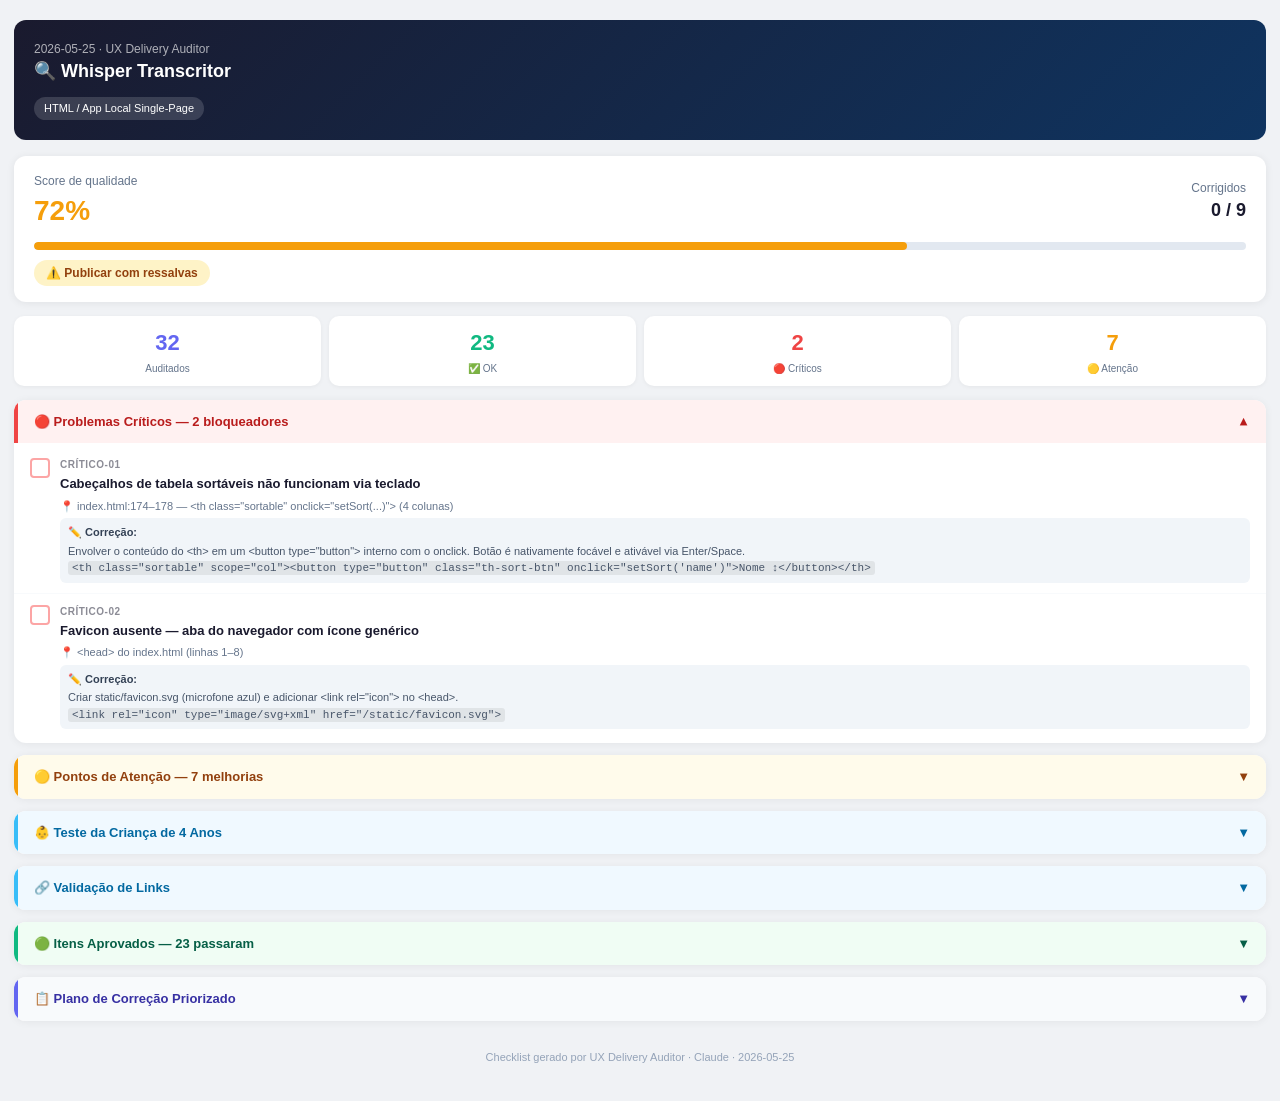
<file: audit-checklist.html>
<!DOCTYPE html>
<html lang="pt-BR">
<head>
<meta charset="UTF-8">
<meta name="viewport" content="width=device-width, initial-scale=1.0">
<title>Checklist de Auditoria — Whisper Transcritor</title>
<style>
  * { box-sizing: border-box; margin: 0; padding: 0; }
  body {
    font-family: -apple-system, BlinkMacSystemFont, 'Segoe UI', sans-serif;
    background: #f0f2f5;
    color: #1a1a2e;
    padding: 20px 14px;
    font-size: 14px;
    line-height: 1.5;
  }
  .header {
    background: linear-gradient(135deg, #1a1a2e, #0f3460);
    color: white;
    padding: 20px;
    border-radius: 12px;
    margin-bottom: 16px;
  }
  .header h1 { font-size: 18px; margin-bottom: 4px; }
  .header .sub { opacity: 0.65; font-size: 12px; }
  .type-tag {
    display: inline-block;
    background: rgba(255,255,255,0.15);
    padding: 3px 10px;
    border-radius: 20px;
    font-size: 11px;
    margin-top: 8px;
  }
  .score-box {
    background: white;
    border-radius: 12px;
    padding: 16px 20px;
    margin-bottom: 14px;
    box-shadow: 0 1px 8px rgba(0,0,0,0.07);
  }
  .score-row {
    display: flex;
    align-items: center;
    justify-content: space-between;
    margin-bottom: 10px;
  }
  .score-label { font-size: 12px; color: #64748b; }
  .score-value { font-size: 28px; font-weight: 700; }
  .score-value.green { color: #10b981; }
  .score-value.yellow { color: #f59e0b; }
  .score-value.red { color: #ef4444; }
  .bar-bg { background: #e2e8f0; border-radius: 99px; height: 8px; overflow: hidden; }
  .bar-fill { height: 100%; border-radius: 99px; transition: width 0.4s ease, background 0.4s ease; }
  .status-pill {
    display: inline-block;
    padding: 4px 12px;
    border-radius: 20px;
    font-size: 12px;
    font-weight: 600;
    margin-top: 10px;
  }
  .pill-ok { background: #d1fae5; color: #065f46; }
  .pill-warn { background: #fef3c7; color: #92400e; }
  .pill-block { background: #fee2e2; color: #991b1b; }
  .stats {
    display: grid;
    grid-template-columns: repeat(4, 1fr);
    gap: 8px;
    margin-bottom: 14px;
  }
  .stat {
    background: white;
    border-radius: 10px;
    padding: 10px;
    text-align: center;
    box-shadow: 0 1px 4px rgba(0,0,0,0.05);
  }
  .stat .n { font-size: 22px; font-weight: 700; }
  .stat .l { font-size: 10px; color: #64748b; margin-top: 2px; }
  .stat.ok .n { color: #10b981; }
  .stat.crit .n { color: #ef4444; }
  .stat.warn .n { color: #f59e0b; }
  .stat.total .n { color: #6366f1; }
  .section {
    background: white;
    border-radius: 12px;
    margin-bottom: 12px;
    overflow: hidden;
    box-shadow: 0 1px 8px rgba(0,0,0,0.06);
  }
  .section-header {
    padding: 12px 16px;
    font-weight: 700;
    font-size: 13px;
    display: flex;
    align-items: center;
    justify-content: space-between;
    cursor: pointer;
    user-select: none;
  }
  .section-header.crit { background: #fff1f1; color: #b91c1c; border-left: 4px solid #ef4444; }
  .section-header.warn { background: #fffbeb; color: #92400e; border-left: 4px solid #f59e0b; }
  .section-header.ok { background: #f0fdf4; color: #065f46; border-left: 4px solid #10b981; }
  .section-header.info { background: #f0f9ff; color: #0369a1; border-left: 4px solid #38bdf8; }
  .chevron { transition: transform 0.2s; }
  .chevron.open { transform: rotate(180deg); }
  .section-body { display: none; padding: 4px 0; }
  .section-body.open { display: block; }
  .item {
    display: flex;
    gap: 10px;
    align-items: flex-start;
    padding: 10px 16px;
    border-bottom: 1px solid #f8fafc;
    transition: background 0.15s;
  }
  .item:last-child { border-bottom: none; }
  .item:hover { background: #fafafa; }
  .item.resolved { background: #f0fdf4; }
  .item.resolved .item-title { text-decoration: line-through; color: #94a3b8; }
  .item-check {
    width: 20px;
    height: 20px;
    border-radius: 4px;
    border: 2px solid #d1d5db;
    flex-shrink: 0;
    cursor: pointer;
    display: flex;
    align-items: center;
    justify-content: center;
    margin-top: 1px;
    transition: all 0.15s;
  }
  .item-check.crit { border-color: #fca5a5; }
  .item-check.warn { border-color: #fcd34d; }
  .item-check.checked { background: #10b981; border-color: #10b981; }
  .item-check.checked::after { content: '✓'; color: white; font-size: 12px; font-weight: 700; }
  .item-content { flex: 1; min-width: 0; }
  .item-id { font-size: 10px; font-weight: 700; text-transform: uppercase; letter-spacing: 0.05em; opacity: 0.5; margin-bottom: 2px; }
  .item-title { font-size: 13px; font-weight: 600; margin-bottom: 4px; }
  .item-where { font-size: 11px; color: #64748b; margin-bottom: 4px; }
  .item-fix {
    font-size: 11px;
    background: #f1f5f9;
    padding: 6px 8px;
    border-radius: 6px;
    color: #475569;
    margin-top: 4px;
  }
  .item-fix strong { display: block; margin-bottom: 2px; color: #334155; }
  code {
    font-family: ui-monospace, monospace;
    font-size: 11px;
    background: rgba(0,0,0,0.07);
    padding: 1px 4px;
    border-radius: 3px;
  }
  .links-wrap { padding: 0 16px 12px; overflow-x: auto; }
  table { width: 100%; border-collapse: collapse; font-size: 12px; }
  th { background: #f8fafc; padding: 8px 10px; text-align: left; border-bottom: 2px solid #e2e8f0; font-weight: 600; }
  td { padding: 8px 10px; border-bottom: 1px solid #f1f5f9; }
  tr:last-child td { border-bottom: none; }
  .badge { display: inline-block; padding: 2px 8px; border-radius: 20px; font-size: 11px; font-weight: 600; }
  .badge.ok { background: #d1fae5; color: #065f46; }
  .badge.crit { background: #fee2e2; color: #991b1b; }
  .badge.warn { background: #fef3c7; color: #92400e; }
  .badge.na { background: #f1f5f9; color: #64748b; }
  .child-item {
    display: flex;
    gap: 10px;
    padding: 10px 16px;
    border-bottom: 1px solid #f8fafc;
    align-items: flex-start;
  }
  .child-item:last-child { border-bottom: none; }
  .child-icon { font-size: 20px; flex-shrink: 0; }
  .child-name { font-weight: 600; font-size: 12px; margin-bottom: 2px; }
  .child-note { font-size: 12px; color: #64748b; }
  .approved-grid {
    display: grid;
    grid-template-columns: 1fr 1fr;
    gap: 6px;
    padding: 12px 16px;
  }
  .approved-item {
    display: flex;
    align-items: center;
    gap: 6px;
    font-size: 12px;
    color: #065f46;
    padding: 6px 8px;
    background: #f0fdf4;
    border-radius: 6px;
  }
  .action { display: flex; gap: 10px; align-items: flex-start; padding: 10px 16px; border-bottom: 1px solid #f8fafc; }
  .action:last-child { border-bottom: none; }
  .action-num { width: 24px; height: 24px; border-radius: 50%; display: flex; align-items: center; justify-content: center; font-size: 12px; font-weight: 700; color: white; flex-shrink: 0; }
  .action-num.crit { background: #ef4444; }
  .action-num.warn { background: #f59e0b; }
  .action-text { font-size: 13px; }
  .action-id { font-size: 10px; font-weight: 700; color: #64748b; margin-bottom: 2px; }
  .footer { text-align: center; color: #94a3b8; font-size: 11px; padding: 16px; }
  @media (max-width: 480px) {
    .stats { grid-template-columns: repeat(2, 1fr); }
    .approved-grid { grid-template-columns: 1fr; }
  }
</style>
</head>
<body>

<div class="header">
  <div class="sub">2026-05-25 · UX Delivery Auditor</div>
  <h1>🔍 Whisper Transcritor</h1>
  <div class="type-tag">HTML / App Local Single-Page</div>
</div>

<div class="score-box">
  <div class="score-row">
    <div>
      <div class="score-label">Score de qualidade</div>
      <div class="score-value yellow" id="scoreVal">72%</div>
    </div>
    <div style="text-align:right">
      <div class="score-label">Corrigidos</div>
      <div style="font-size:18px;font-weight:700;" id="fixedCount">0 / 9</div>
    </div>
  </div>
  <div class="bar-bg">
    <div class="bar-fill" id="scoreBar" style="width:72%; background:#f59e0b"></div>
  </div>
  <div class="status-pill pill-warn" id="statusPill">⚠️ Publicar com ressalvas</div>
</div>

<div class="stats">
  <div class="stat total"><div class="n" id="statTotal">32</div><div class="l">Auditados</div></div>
  <div class="stat ok"><div class="n" id="statOk">23</div><div class="l">✅ OK</div></div>
  <div class="stat crit"><div class="n" id="statCrit">2</div><div class="l">🔴 Críticos</div></div>
  <div class="stat warn"><div class="n" id="statWarn">7</div><div class="l">🟡 Atenção</div></div>
</div>

<div class="section">
  <div class="section-header crit" onclick="toggle(this)">
    🔴 Problemas Críticos — 2 bloqueadores
    <span class="chevron open">▼</span>
  </div>
  <div class="section-body open">
    <div class="item" id="item-C01">
      <div class="item-check crit" onclick="markDone(this, 'C01')" id="check-C01"></div>
      <div class="item-content">
        <div class="item-id">CRÍTICO-01</div>
        <div class="item-title">Cabeçalhos de tabela sortáveis não funcionam via teclado</div>
        <div class="item-where">📍 index.html:174–178 — &lt;th class="sortable" onclick="setSort(...)"&gt; (4 colunas)</div>
        <div class="item-fix">
          <strong>✏️ Correção:</strong>
          Envolver o conteúdo do &lt;th&gt; em um &lt;button type="button"&gt; interno com o onclick. Botão é nativamente focável e ativável via Enter/Space.<br>
          <code>&lt;th class="sortable" scope="col"&gt;&lt;button type="button" class="th-sort-btn" onclick="setSort('name')"&gt;Nome ↕&lt;/button&gt;&lt;/th&gt;</code>
        </div>
      </div>
    </div>
    <div class="item" id="item-C02">
      <div class="item-check crit" onclick="markDone(this, 'C02')" id="check-C02"></div>
      <div class="item-content">
        <div class="item-id">CRÍTICO-02</div>
        <div class="item-title">Favicon ausente — aba do navegador com ícone genérico</div>
        <div class="item-where">📍 &lt;head&gt; do index.html (linhas 1–8)</div>
        <div class="item-fix">
          <strong>✏️ Correção:</strong>
          Criar static/favicon.svg (microfone azul) e adicionar &lt;link rel="icon"&gt; no &lt;head&gt;.<br>
          <code>&lt;link rel="icon" type="image/svg+xml" href="/static/favicon.svg"&gt;</code>
        </div>
      </div>
    </div>
  </div>
</div>

<div class="section">
  <div class="section-header warn" onclick="toggle(this)">
    🟡 Pontos de Atenção — 7 melhorias
    <span class="chevron">▼</span>
  </div>
  <div class="section-body">
    <div class="item" id="item-A01">
      <div class="item-check warn" onclick="markDone(this, 'A01')" id="check-A01"></div>
      <div class="item-content">
        <div class="item-id">ATENÇÃO-01</div>
        <div class="item-title">Página sem &lt;h1&gt; — hierarquia de headings pula para &lt;h2&gt; nos modais</div>
        <div class="item-where">📍 index.html:9–12 (logo após &lt;body&gt;)</div>
        <div class="item-fix">
          <strong>✏️ Correção:</strong>
          Adicionar &lt;h1 class="sr-only"&gt;Whisper Transcritor — Transcrições&lt;/h1&gt; após &lt;body&gt; OU promover "Arquivos recentes" do card a &lt;h1&gt;.
        </div>
      </div>
    </div>
    <div class="item" id="item-A02">
      <div class="item-check warn" onclick="markDone(this, 'A02')" id="check-A02"></div>
      <div class="item-content">
        <div class="item-id">ATENÇÃO-02</div>
        <div class="item-title">Card "Créditos restantes ∞" sem valor informativo</div>
        <div class="item-where">📍 index.html:25–28</div>
        <div class="item-fix">
          <strong>✏️ Correção:</strong>
          Substituir por algo útil (ex: "Modelo atual: Turbo") OU remover e usar grid-template-columns: repeat(2, 1fr) em .stats-row.
        </div>
      </div>
    </div>
    <div class="item" id="item-A03">
      <div class="item-check warn" onclick="markDone(this, 'A03')" id="check-A03"></div>
      <div class="item-content">
        <div class="item-id">ATENÇÃO-03</div>
        <div class="item-title">Botões sem type="button" explícito (~50 ocorrências)</div>
        <div class="item-where">📍 Vários &lt;button&gt; em index.html</div>
        <div class="item-fix">
          <strong>✏️ Correção:</strong>
          Adicionar type="button" defensivamente em todos os &lt;button&gt; não-submit. Previne submit acidental se um &lt;form&gt; envolver no futuro.
        </div>
      </div>
    </div>
    <div class="item" id="item-A04">
      <div class="item-check warn" onclick="markDone(this, 'A04')" id="check-A04"></div>
      <div class="item-content">
        <div class="item-id">ATENÇÃO-04</div>
        <div class="item-title">Label "URL do vídeo do YouTube" desatualizado</div>
        <div class="item-where">📍 index.html:313</div>
        <div class="item-fix">
          <strong>✏️ Correção:</strong>
          yt-dlp aceita centenas de sites. Mudar para "URL de vídeo/áudio (YouTube, Vimeo, TikTok, etc.)".
        </div>
      </div>
    </div>
    <div class="item" id="item-A05">
      <div class="item-check warn" onclick="markDone(this, 'A05')" id="check-A05"></div>
      <div class="item-content">
        <div class="item-id">ATENÇÃO-05</div>
        <div class="item-title">Label "Formato (para 'Apenas Baixar')" deselegante</div>
        <div class="item-where">📍 index.html:319</div>
        <div class="item-fix">
          <strong>✏️ Correção:</strong>
          Label limpa "Formato" + &lt;small&gt; helper abaixo explicando que só é usado se clicar em "Apenas Baixar".
        </div>
      </div>
    </div>
    <div class="item" id="item-A06">
      <div class="item-check warn" onclick="markDone(this, 'A06')" id="check-A06"></div>
      <div class="item-content">
        <div class="item-id">ATENÇÃO-06</div>
        <div class="item-title">Botão "Nova pasta" (+) sem affordance descobrível em mobile</div>
        <div class="item-where">📍 index.html:51</div>
        <div class="item-fix">
          <strong>✏️ Correção:</strong>
          Em mobile (≤720px), expandir o botão para "+ Nova pasta" textual em vez de só ícone.
        </div>
      </div>
    </div>
    <div class="item" id="item-A07">
      <div class="item-check warn" onclick="markDone(this, 'A07')" id="check-A07"></div>
      <div class="item-content">
        <div class="item-id">ATENÇÃO-07</div>
        <div class="item-title">Hierarquia de headings — só &lt;h2&gt; nos modais, pulando &lt;h1&gt;</div>
        <div class="item-where">📍 index.html:255, 456, 508, 528</div>
        <div class="item-fix">
          <strong>✏️ Correção:</strong>
          Resolvido junto com ATENÇÃO-01 — adicionar &lt;h1&gt; na página e os &lt;h2&gt; dos modais ficam coerentes.
        </div>
      </div>
    </div>
  </div>
</div>

<div class="section">
  <div class="section-header info" onclick="toggle(this)">
    👶 Teste da Criança de 4 Anos
    <span class="chevron">▼</span>
  </div>
  <div class="section-body">
    <div class="child-item">
      <div class="child-icon">✅</div>
      <div>
        <div class="child-name">Botão "TRANSCREVER ARQUIVOS"</div>
        <div class="child-note">Verbo + objeto. Intenção clara para qualquer pessoa.</div>
      </div>
    </div>
    <div class="child-item">
      <div class="child-icon">✅</div>
      <div>
        <div class="child-name">Tabs "Transcrições" / "Biblioteca de Mídia"</div>
        <div class="child-note">Palavras concretas, sem jargão.</div>
      </div>
    </div>
    <div class="child-item">
      <div class="child-icon">✅</div>
      <div>
        <div class="child-name">Dropzone "Arraste e solte aqui"</div>
        <div class="child-note">Ação direta. Iconografia universal.</div>
      </div>
    </div>
    <div class="child-item">
      <div class="child-icon">✅</div>
      <div>
        <div class="child-name">Filtros (Todos / Aguardando / Processando / Concluído / Erro)</div>
        <div class="child-note">Estados auto-explicativos.</div>
      </div>
    </div>
    <div class="child-item">
      <div class="child-icon">✅</div>
      <div>
        <div class="child-name">Botão "Cancelar" na barra de progresso</div>
        <div class="child-note">Verbo claro com contexto visual de progresso.</div>
      </div>
    </div>
    <div class="child-item">
      <div class="child-icon">❌</div>
      <div>
        <div class="child-name">Card "Créditos restantes — ∞ — Plano Ilimitado — Local"</div>
        <div class="child-note">Significado obscuro. Easter egg que não comunica nada útil. Sugestão: substituir por informação concreta (ex: "Modelo atual: Turbo") ou remover.</div>
      </div>
    </div>
    <div class="child-item">
      <div class="child-icon">⚠️</div>
      <div>
        <div class="child-name">Botão "+" para criar pasta (icon-only)</div>
        <div class="child-note">Marginal: hover/title ajuda no desktop mas falha em mobile. Vide ATENÇÃO-06.</div>
      </div>
    </div>
  </div>
</div>

<div class="section">
  <div class="section-header info" onclick="toggle(this)">
    🔗 Validação de Links
    <span class="chevron">▼</span>
  </div>
  <div class="section-body">
    <div class="links-wrap">
      <table>
        <thead>
          <tr><th>Elemento</th><th>Destino</th><th>Status</th></tr>
        </thead>
        <tbody>
          <tr><td>CSS</td><td><code>/static/style.css</code></td><td><span class="badge ok">OK</span></td></tr>
          <tr><td>JS</td><td><code>/static/app.js</code></td><td><span class="badge ok">OK</span></td></tr>
          <tr><td>Fonte</td><td><code>/static/fonts/plus-jakarta-sans-variable.woff2</code></td><td><span class="badge ok">OK</span></td></tr>
          <tr><td>27 endpoints API</td><td><code>/api/*</code></td><td><span class="badge ok">Todos validados contra backend</span></td></tr>
          <tr><td>Favicon</td><td><code>—</code></td><td><span class="badge crit">AUSENTE</span></td></tr>
          <tr><td>Pixel/GA/UTMs/OG</td><td>—</td><td><span class="badge na">N/A (app local)</span></td></tr>
        </tbody>
      </table>
    </div>
  </div>
</div>

<div class="section">
  <div class="section-header ok" onclick="toggle(this)">
    🟢 Itens Aprovados — 23 passaram
    <span class="chevron">▼</span>
  </div>
  <div class="section-body">
    <div class="approved-grid">
      <div class="approved-item">✅ DOCTYPE + charset + viewport</div>
      <div class="approved-item">✅ &lt;title&gt; preenchido</div>
      <div class="approved-item">✅ lang="pt-BR"</div>
      <div class="approved-item">✅ HTML válido</div>
      <div class="approved-item">✅ CSS/JS separados em estáticos</div>
      <div class="approved-item">✅ Fonte auto-hospedada</div>
      <div class="approved-item">✅ Sem CDN externo</div>
      <div class="approved-item">✅ Sem placeholders/lorem</div>
      <div class="approved-item">✅ 27 endpoints API validados</div>
      <div class="approved-item">✅ ARIA tablist + aria-selected</div>
      <div class="approved-item">✅ Focus trap em 4 modais</div>
      <div class="approved-item">✅ role=dialog + aria-modal</div>
      <div class="approved-item">✅ Contraste WCAG AA</div>
      <div class="approved-item">✅ prefers-reduced-motion</div>
      <div class="approved-item">✅ aria-live em estados dinâmicos</div>
      <div class="approved-item">✅ Empty states com CTA</div>
      <div class="approved-item">✅ CTA primário descritivo</div>
      <div class="approved-item">✅ 7 breakpoints responsivos</div>
      <div class="approved-item">✅ Tom consistente PT-BR</div>
      <div class="approved-item">✅ Dropdowns por teclado</div>
      <div class="approved-item">✅ Dropzone com Enter/Space</div>
      <div class="approved-item">✅ Cancelar transcrição</div>
      <div class="approved-item">✅ XSS-safe (textContent em toasts)</div>
    </div>
  </div>
</div>

<div class="section">
  <div class="section-header" style="background:#f8fafc;border-left:4px solid #6366f1;color:#3730a3;" onclick="toggle(this)">
    📋 Plano de Correção Priorizado
    <span class="chevron">▼</span>
  </div>
  <div class="section-body">
    <div class="action">
      <div class="action-num crit">1</div>
      <div class="action-text">
        <div class="action-id">CRÍTICO-01</div>
        Envolver conteúdo dos &lt;th&gt; sortáveis em &lt;button type="button"&gt; interno (teclado nativo).
      </div>
    </div>
    <div class="action">
      <div class="action-num crit">2</div>
      <div class="action-text">
        <div class="action-id">CRÍTICO-02</div>
        Criar static/favicon.svg (microfone) e adicionar &lt;link rel="icon"&gt;.
      </div>
    </div>
    <div class="action">
      <div class="action-num warn">3</div>
      <div class="action-text">
        <div class="action-id">ATENÇÃO-01 + 07</div>
        Adicionar &lt;h1 class="sr-only"&gt; após &lt;body&gt; para corrigir hierarquia.
      </div>
    </div>
    <div class="action">
      <div class="action-num warn">4</div>
      <div class="action-text">
        <div class="action-id">ATENÇÃO-02</div>
        Substituir card "Créditos restantes ∞" por métrica útil ou remover.
      </div>
    </div>
    <div class="action">
      <div class="action-num warn">5</div>
      <div class="action-text">
        <div class="action-id">ATENÇÃO-04</div>
        Reescrever label de URL para refletir suporte multi-plataforma do yt-dlp.
      </div>
    </div>
    <div class="action">
      <div class="action-num warn">6</div>
      <div class="action-text">
        <div class="action-id">ATENÇÃO-03</div>
        Adicionar type="button" em todos os &lt;button&gt; não-submit.
      </div>
    </div>
    <div class="action">
      <div class="action-num warn">7</div>
      <div class="action-text">
        <div class="action-id">ATENÇÃO-05</div>
        Refinar label "Formato" com helper text abaixo.
      </div>
    </div>
    <div class="action">
      <div class="action-num warn">8</div>
      <div class="action-text">
        <div class="action-id">ATENÇÃO-06</div>
        Tornar criação de pasta mais descobrível em mobile.
      </div>
    </div>
  </div>
</div>

<div class="footer">Checklist gerado por UX Delivery Auditor · Claude · 2026-05-25</div>

<script>
  const TOTAL_PROBLEMAS = 9;
  const TOTAL_APLICAVEL = 32;
  const APROVADOS_BASE = 23;

  let resolvedCount = 0;

  function toggle(header) {
    const body = header.nextElementSibling;
    const chevron = header.querySelector('.chevron');
    body.classList.toggle('open');
    chevron.classList.toggle('open');
  }

  function markDone(checkEl, id) {
    const item = document.getElementById('item-' + id);
    const isChecked = checkEl.classList.toggle('checked');
    item.classList.toggle('resolved', isChecked);
    resolvedCount += isChecked ? 1 : -1;
    updateScore();
    document.getElementById('fixedCount').textContent = resolvedCount + ' / ' + TOTAL_PROBLEMAS;
  }

  function updateScore() {
    const okNow = APROVADOS_BASE + resolvedCount;
    const pct = Math.round((okNow / TOTAL_APLICAVEL) * 100);
    const scoreVal = document.getElementById('scoreVal');
    const bar = document.getElementById('scoreBar');
    const pill = document.getElementById('statusPill');
    scoreVal.textContent = pct + '%';

    let color, cls, status;
    if (pct >= 90) { color = '#10b981'; cls = 'green'; status = '✅ Pronto para publicar'; pill.className = 'status-pill pill-ok'; }
    else if (pct >= 70) { color = '#f59e0b'; cls = 'yellow'; status = '⚠️ Publicar com ressalvas'; pill.className = 'status-pill pill-warn'; }
    else { color = '#ef4444'; cls = 'red'; status = '🚫 Não publicar'; pill.className = 'status-pill pill-block'; }

    scoreVal.className = 'score-value ' + cls;
    bar.style.width = pct + '%';
    bar.style.background = color;
    pill.textContent = status;
  }
</script>
</body>
</html>
</file>
